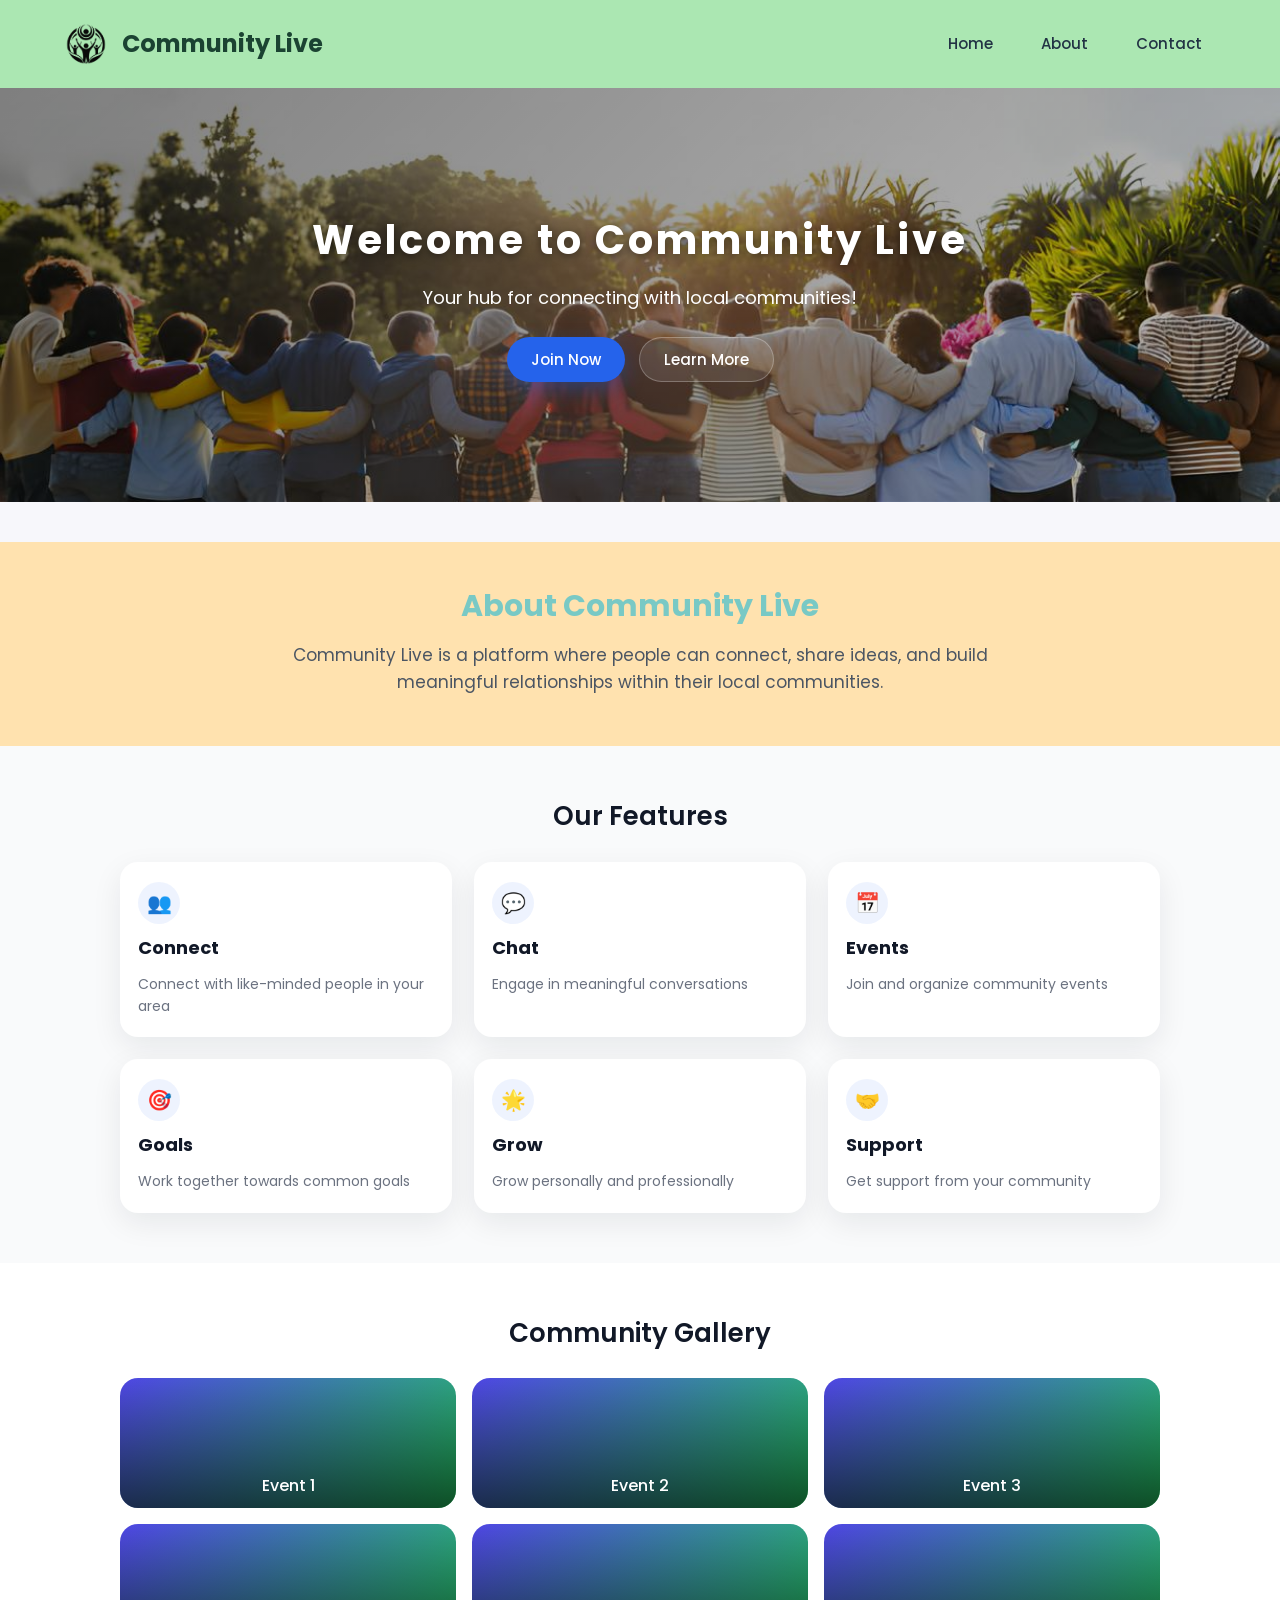
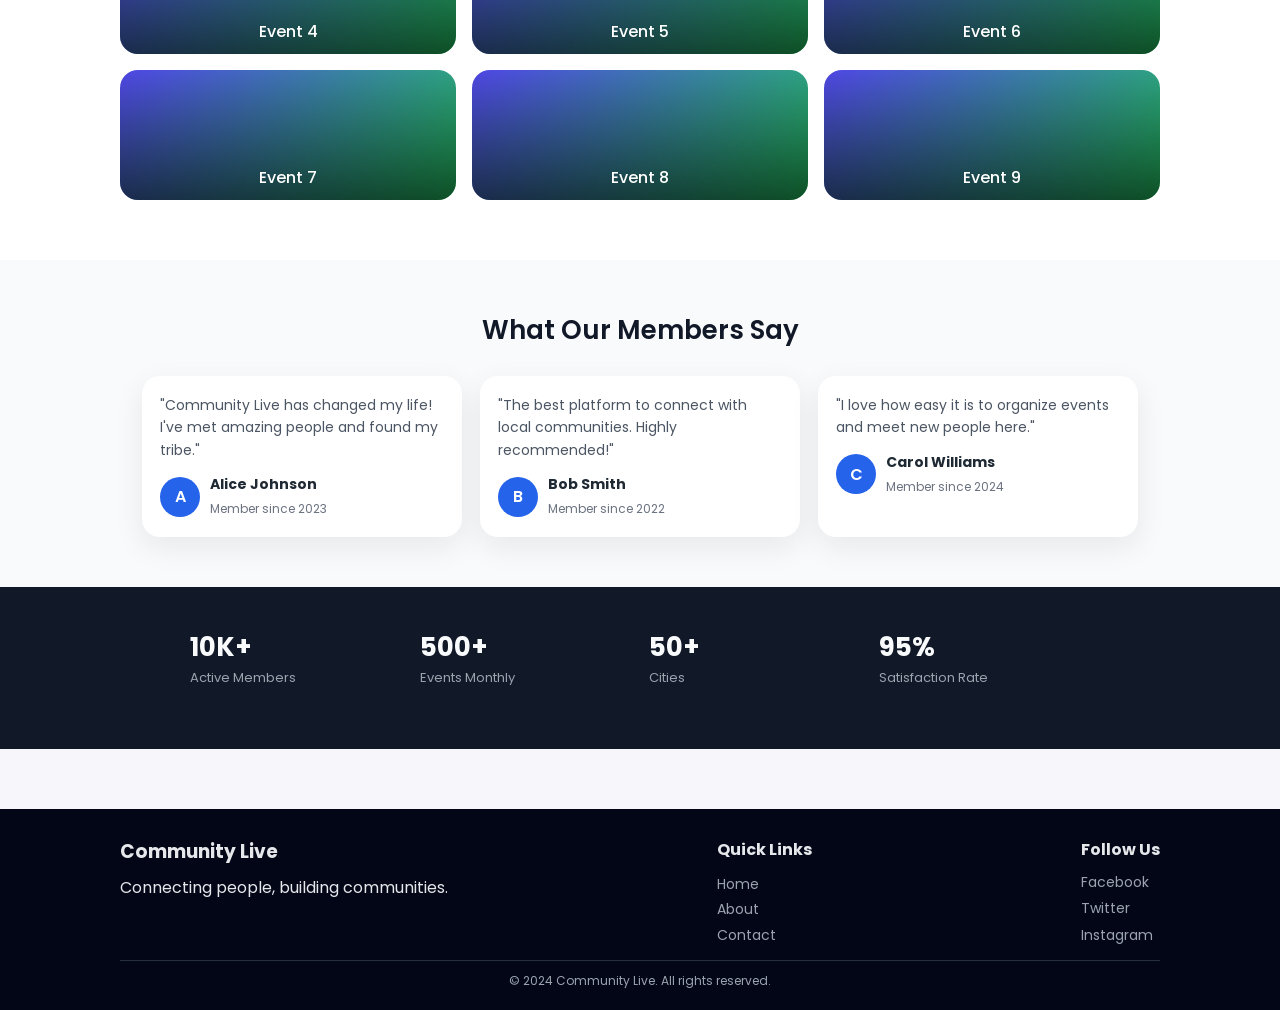
<file: index.html>
<!doctype html>
<html lang="en">
  <head>
    <meta charset="UTF-8" />
    <meta name="viewport" content="width=device-width, initial-scale=1.0" />
    <title>Community Live - Home</title>
    <link
      href="https://fonts.googleapis.com/css2?family=Poppins:wght@300;400;600;700&family=Inter:wght@400;500;600&display=swap"
      rel="stylesheet"
    />
    <link rel="stylesheet" href="styles.css">
  </head>

  <body>
    <!-- NAVBAR dengan FLEXBOX -->
    <nav class="navbar">
      <div class="logo">
        <img src="logo navbar.png" alt="Logo Web" />
        <span>Community Live</span>
      </div>
      <div class="menu">
        <a href="index.html">Home</a>
        <a href="about.html">About</a>
        <a href="contact.html">Contact</a>
      </div>
    </nav>

    <!-- HERO SECTION dengan FLEXBOX -->
    <header>
      <div class="top-wrapper">
        <h1>Welcome to Community Live</h1>
        <p>Your hub for connecting with local communities!</p>
        <div class="hero-buttons">
          <button class="btn-primary">Join Now</button>
          <button class="btn-secondary">Learn More</button>
        </div>
      </div>
    </header>

    <main>
      <!-- SECTION 1: Tentang Komunitas dengan FLEXBOX -->
      <section class="section-intro">
        <div class="huruf1">
          <h2>About Community Live</h2>
          <p>
            Community Live is a platform where people can connect, share ideas,
            and build meaningful relationships within their local communities.
          </p>
        </div>
      </section>

      <!-- SECTION 2: Fitur dengan GRID LAYOUT -->
      <section class="features-section">
        <h2 class="section-title">Our Features</h2>
        <div class="features-grid">
          <div class="feature-card">
            <div class="feature-icon">👥</div>
            <h3>Connect</h3>
            <p>Connect with like-minded people in your area</p>
          </div>
          <div class="feature-card">
            <div class="feature-icon">💬</div>
            <h3>Chat</h3>
            <p>Engage in meaningful conversations</p>
          </div>
          <div class="feature-card">
            <div class="feature-icon">📅</div>
            <h3>Events</h3>
            <p>Join and organize community events</p>
          </div>
          <div class="feature-card">
            <div class="feature-icon">🎯</div>
            <h3>Goals</h3>
            <p>Work together towards common goals</p>
          </div>
          <div class="feature-card">
            <div class="feature-icon">🌟</div>
            <h3>Grow</h3>
            <p>Grow personally and professionally</p>
          </div>
          <div class="feature-card">
            <div class="feature-icon">🤝</div>
            <h3>Support</h3>
            <p>Get support from your community</p>
          </div>
        </div>
      </section>

      <!-- SECTION 3: Gallery dengan GRID LAYOUT -->
      <section class="gallery-section">
        <h2 class="section-title">Community Gallery</h2>
        <div class="gallery-grid">
          <div class="gallery-item item1">
            <div class="gallery-overlay">
              <p>Event 1</p>
            </div>
          </div>
          <div class="gallery-item item2">
            <div class="gallery-overlay">
              <p>Event 2</p>
            </div>
          </div>
          <div class="gallery-item item3">
            <div class="gallery-overlay">
              <p>Event 3</p>
            </div>
          </div>
          <div class="gallery-item item4">
            <div class="gallery-overlay">
              <p>Event 4</p>
            </div>
          </div>
          <div class="gallery-item item5">
            <div class="gallery-overlay">
              <p>Event 5</p>
            </div>
          </div>
          <div class="gallery-item item6">
            <div class="gallery-overlay">
              <p>Event 6</p>
            </div>
          </div>
          <div class="gallery-item item7">
            <div class="gallery-overlay">
              <p>Event 7</p>
            </div>
          </div>
          <div class="gallery-item item8">
            <div class="gallery-overlay">
              <p>Event 8</p>
            </div>
          </div>
          <div class="gallery-item item9">
            <div class="gallery-overlay">
              <p>Event 9</p>
            </div>
          </div>
        </div>
      </section>

      <!-- SECTION 4: Testimonials dengan FLEXBOX -->
      <section class="testimonials-section">
        <h2 class="section-title">What Our Members Say</h2>
        <div class="testimonials-container">
          <div class="testimonial-card">
            <div class="testimonial-content">
              <p>"Community Live has changed my life! I've met amazing people and found my tribe."</p>
            </div>
            <div class="testimonial-author">
              <div class="author-avatar">A</div>
              <div class="author-info">
                <h4>Alice Johnson</h4>
                <span>Member since 2023</span>
              </div>
            </div>
          </div>
          <div class="testimonial-card">
            <div class="testimonial-content">
              <p>"The best platform to connect with local communities. Highly recommended!"</p>
            </div>
            <div class="testimonial-author">
              <div class="author-avatar">B</div>
              <div class="author-info">
                <h4>Bob Smith</h4>
                <span>Member since 2022</span>
              </div>
            </div>
          </div>
          <div class="testimonial-card">
            <div class="testimonial-content">
              <p>"I love how easy it is to organize events and meet new people here."</p>
            </div>
            <div class="testimonial-author">
              <div class="author-avatar">C</div>
              <div class="author-info">
                <h4>Carol Williams</h4>
                <span>Member since 2024</span>
              </div>
            </div>
          </div>
        </div>
      </section>

      <!-- SECTION 5: Stats dengan FLEXBOX -->
      <section class="stats-section">
        <div class="stats-container">
          <div class="stat-item">
            <div class="stat-number">10K+</div>
            <div class="stat-label">Active Members</div>
          </div>
          <div class="stat-item">
            <div class="stat-number">500+</div>
            <div class="stat-label">Events Monthly</div>
          </div>
          <div class="stat-item">
            <div class="stat-number">50+</div>
            <div class="stat-label">Cities</div>
          </div>
          <div class="stat-item">
            <div class="stat-number">95%</div>
            <div class="stat-label">Satisfaction Rate</div>
          </div>
        </div>
      </section>
    </main>

    <!-- FOOTER dengan FLEXBOX -->
    <footer class="footer">
      <div class="footer-content">
        <div class="footer-section">
          <h3>Community Live</h3>
          <p>Connecting people, building communities.</p>
        </div>
        <div class="footer-section">
          <h4>Quick Links</h4>
          <ul>
            <li><a href="index.html">Home</a></li>
            <li><a href="about.html">About</a></li>
            <li><a href="contact.html">Contact</a></li>
          </ul>
        </div>
        <div class="footer-section">
          <h4>Follow Us</h4>
          <div class="social-links">
            <a href="#">Facebook</a>
            <a href="#">Twitter</a>
            <a href="#">Instagram</a>
          </div>
        </div>
      </div>
      <div class="footer-bottom">
        <p>&copy; 2024 Community Live. All rights reserved.</p>
      </div>
    </footer>
  </body>
</html>
</file>
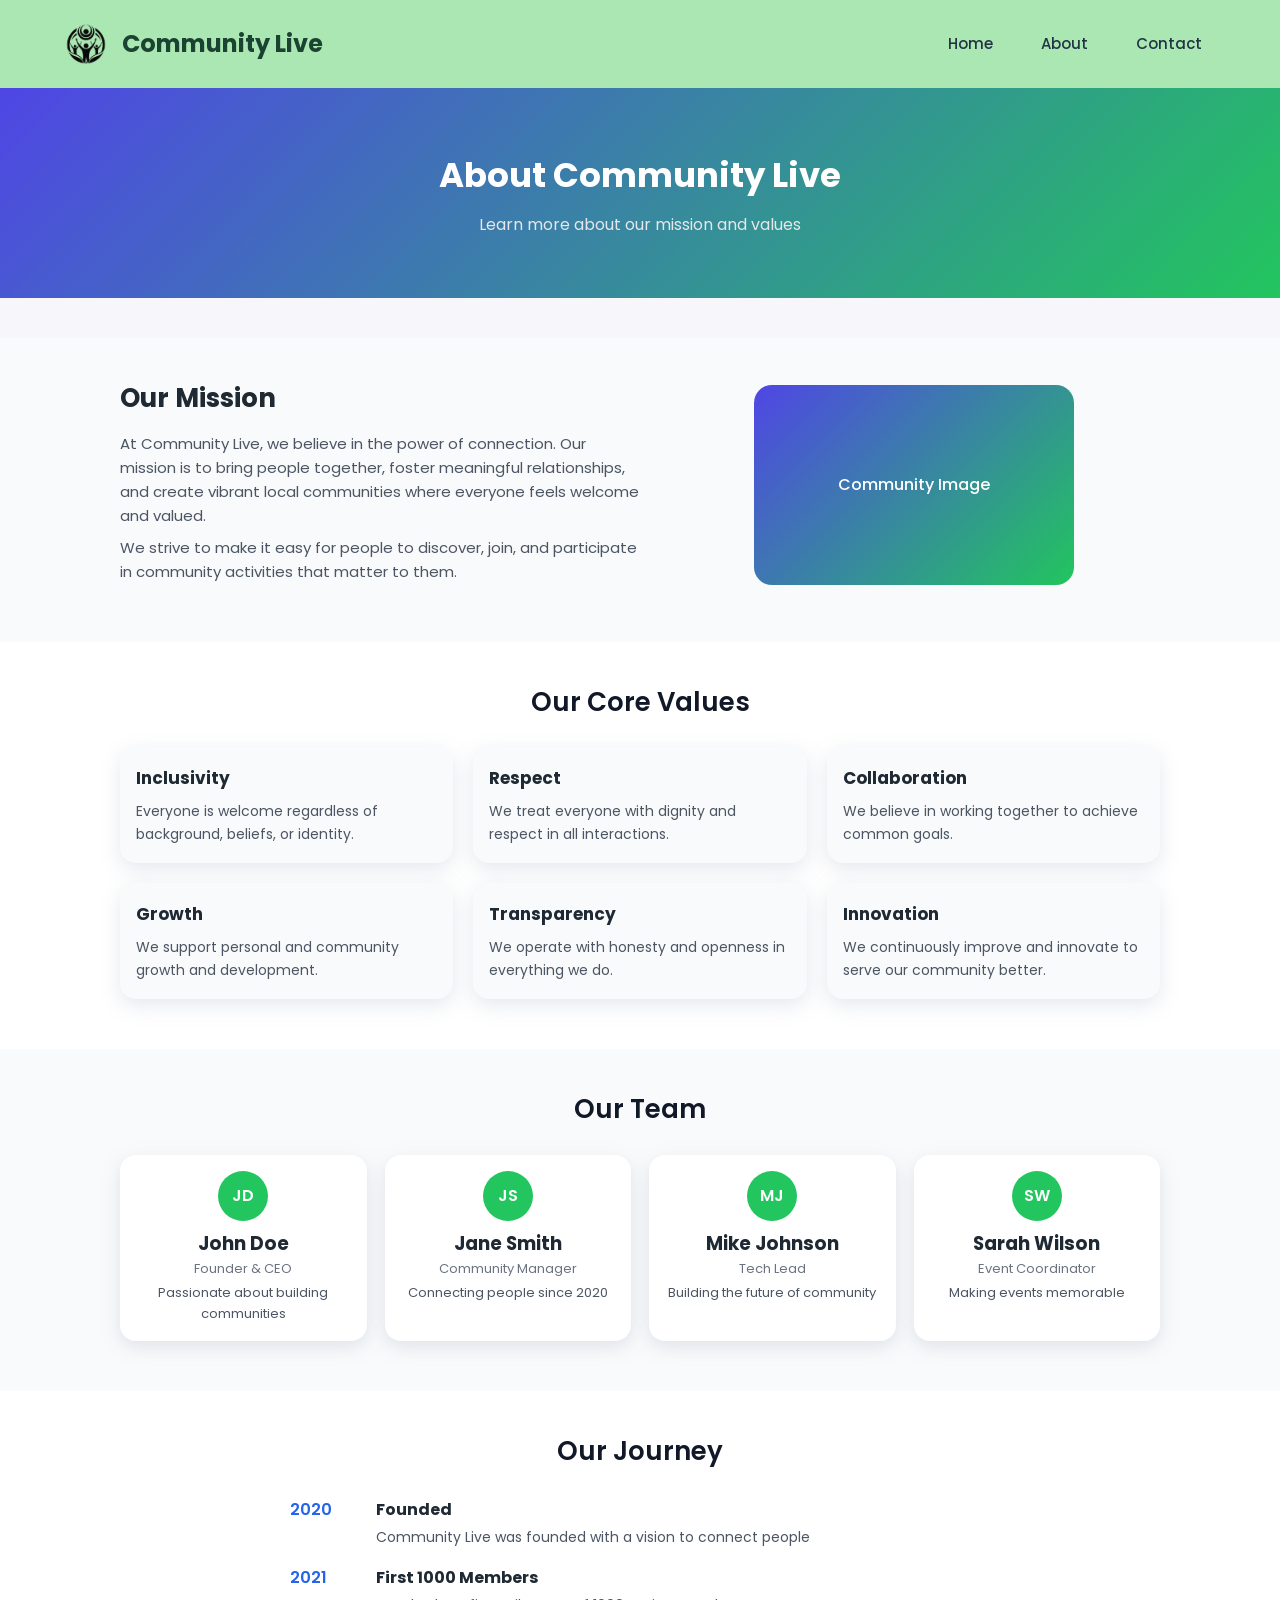
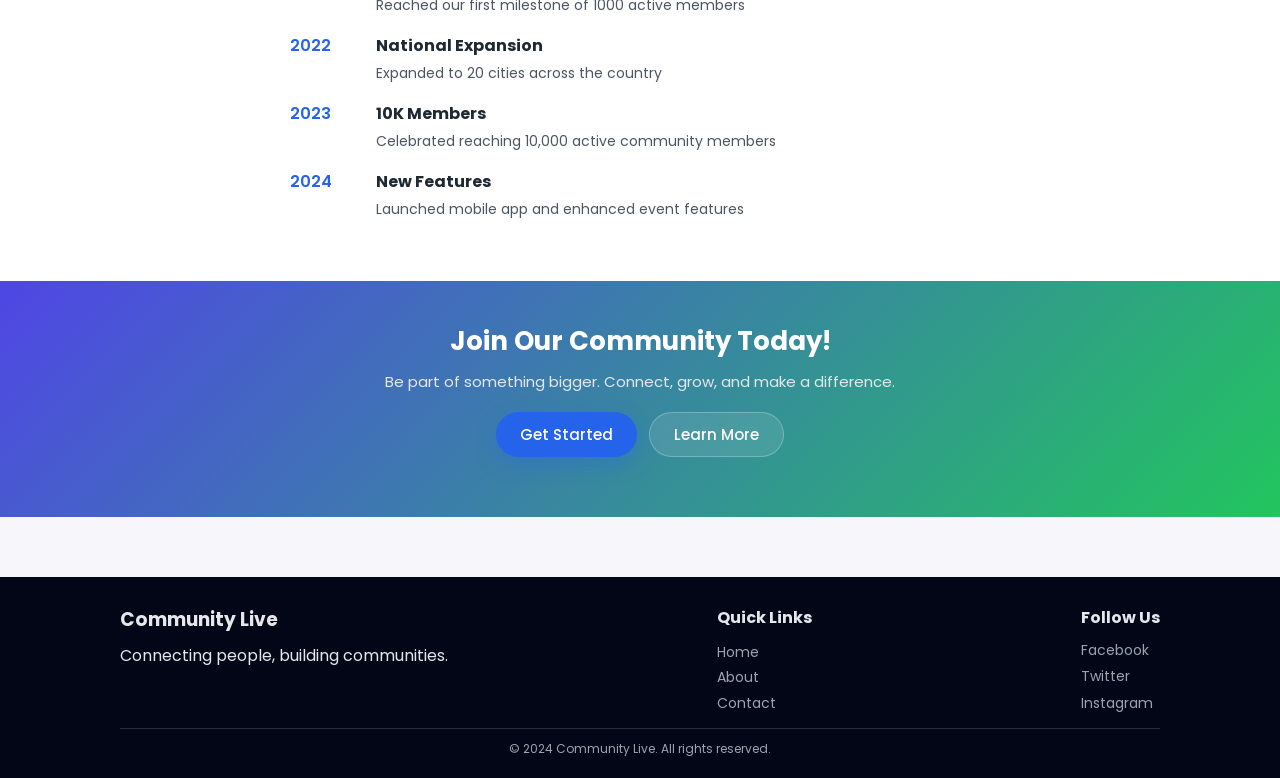
<file: about.html>
<!DOCTYPE html>
<html lang="en">
<head>
    <meta charset="UTF-8">
    <meta name="viewport" content="width=device-width, initial-scale=1.0">
    <title>About Us - Community Live</title>
    <link
      href="https://fonts.googleapis.com/css2?family=Poppins:wght@300;400;600;700&family=Inter:wght@400;500;600&display=swap"
      rel="stylesheet"
    />
    <link rel="stylesheet" href="styles.css">
</head>
<body>
    <!-- NAVBAR dengan FLEXBOX -->
    <nav class="navbar">
      <div class="logo">
        <img src="logo navbar.png" alt="Logo Web" />
        <span>Community Live</span>
      </div>
      <div class="menu">
        <a href="index.html">Home</a>
        <a href="about.html">About</a>
        <a href="contact.html">Contact</a>
      </div>
    </nav>

    <!-- HERO dengan FLEXBOX -->
    <header class="page-header">
      <div class="page-hero">
        <h1>About Community Live</h1>
        <p>Learn more about our mission and values</p>
      </div>
    </header>

    <main>
      <!-- SECTION 1: Mission dengan FLEXBOX -->
      <section class="about-section">
        <div class="about-content">
          <div class="about-text">
            <h2>Our Mission</h2>
            <p>At Community Live, we believe in the power of connection. Our mission is to bring people together, foster meaningful relationships, and create vibrant local communities where everyone feels welcome and valued.</p>
            <p>We strive to make it easy for people to discover, join, and participate in community activities that matter to them.</p>
          </div>
          <div class="about-image">
            <div class="image-placeholder">
              <p>Community Image</p>
            </div>
          </div>
        </div>
      </section>

      <!-- SECTION 2: Values dengan GRID -->
      <section class="values-section">
        <h2 class="section-title">Our Core Values</h2>
        <div class="values-grid">
          <div class="value-card">
            <h3>Inclusivity</h3>
            <p>Everyone is welcome regardless of background, beliefs, or identity.</p>
          </div>
          <div class="value-card">
            <h3>Respect</h3>
            <p>We treat everyone with dignity and respect in all interactions.</p>
          </div>
          <div class="value-card">
            <h3>Collaboration</h3>
            <p>We believe in working together to achieve common goals.</p>
          </div>
          <div class="value-card">
            <h3>Growth</h3>
            <p>We support personal and community growth and development.</p>
          </div>
          <div class="value-card">
            <h3>Transparency</h3>
            <p>We operate with honesty and openness in everything we do.</p>
          </div>
          <div class="value-card">
            <h3>Innovation</h3>
            <p>We continuously improve and innovate to serve our community better.</p>
          </div>
        </div>
      </section>

      <!-- SECTION 3: Team dengan GRID -->
      <section class="team-section">
        <h2 class="section-title">Our Team</h2>
        <div class="team-grid">
          <div class="team-member">
            <div class="member-avatar">JD</div>
            <h3>John Doe</h3>
            <p class="member-role">Founder & CEO</p>
            <p class="member-bio">Passionate about building communities</p>
          </div>
          <div class="team-member">
            <div class="member-avatar">JS</div>
            <h3>Jane Smith</h3>
            <p class="member-role">Community Manager</p>
            <p class="member-bio">Connecting people since 2020</p>
          </div>
          <div class="team-member">
            <div class="member-avatar">MJ</div>
            <h3>Mike Johnson</h3>
            <p class="member-role">Tech Lead</p>
            <p class="member-bio">Building the future of community</p>
          </div>
          <div class="team-member">
            <div class="member-avatar">SW</div>
            <h3>Sarah Wilson</h3>
            <p class="member-role">Event Coordinator</p>
            <p class="member-bio">Making events memorable</p>
          </div>
        </div>
      </section>

      <!-- SECTION 4: Timeline dengan FLEXBOX -->
      <section class="timeline-section">
        <h2 class="section-title">Our Journey</h2>
        <div class="timeline-container">
          <div class="timeline-item">
            <div class="timeline-year">2020</div>
            <div class="timeline-content">
              <h3>Founded</h3>
              <p>Community Live was founded with a vision to connect people</p>
            </div>
          </div>
          <div class="timeline-item">
            <div class="timeline-year">2021</div>
            <div class="timeline-content">
              <h3>First 1000 Members</h3>
              <p>Reached our first milestone of 1000 active members</p>
            </div>
          </div>
          <div class="timeline-item">
            <div class="timeline-year">2022</div>
            <div class="timeline-content">
              <h3>National Expansion</h3>
              <p>Expanded to 20 cities across the country</p>
            </div>
          </div>
          <div class="timeline-item">
            <div class="timeline-year">2023</div>
            <div class="timeline-content">
              <h3>10K Members</h3>
              <p>Celebrated reaching 10,000 active community members</p>
            </div>
          </div>
          <div class="timeline-item">
            <div class="timeline-year">2024</div>
            <div class="timeline-content">
              <h3>New Features</h3>
              <p>Launched mobile app and enhanced event features</p>
            </div>
          </div>
        </div>
      </section>

      <!-- SECTION 5: CTA dengan FLEXBOX -->
      <section class="cta-section">
        <div class="cta-content">
          <h2>Join Our Community Today!</h2>
          <p>Be part of something bigger. Connect, grow, and make a difference.</p>
          <div class="cta-buttons">
            <button class="btn-primary">Get Started</button>
            <button class="btn-secondary">Learn More</button>
          </div>
        </div>
      </section>
    </main>

    <!-- FOOTER dengan FLEXBOX -->
    <footer class="footer">
      <div class="footer-content">
        <div class="footer-section">
          <h3>Community Live</h3>
          <p>Connecting people, building communities.</p>
        </div>
        <div class="footer-section">
          <h4>Quick Links</h4>
          <ul>
            <li><a href="index.html">Home</a></li>
            <li><a href="about.html">About</a></li>
            <li><a href="contact.html">Contact</a></li>
          </ul>
        </div>
        <div class="footer-section">
          <h4>Follow Us</h4>
          <div class="social-links">
            <a href="#">Facebook</a>
            <a href="#">Twitter</a>
            <a href="#">Instagram</a>
          </div>
        </div>
      </div>
      <div class="footer-bottom">
        <p>&copy; 2024 Community Live. All rights reserved.</p>
      </div>
    </footer>
</body>
</html>
</file>
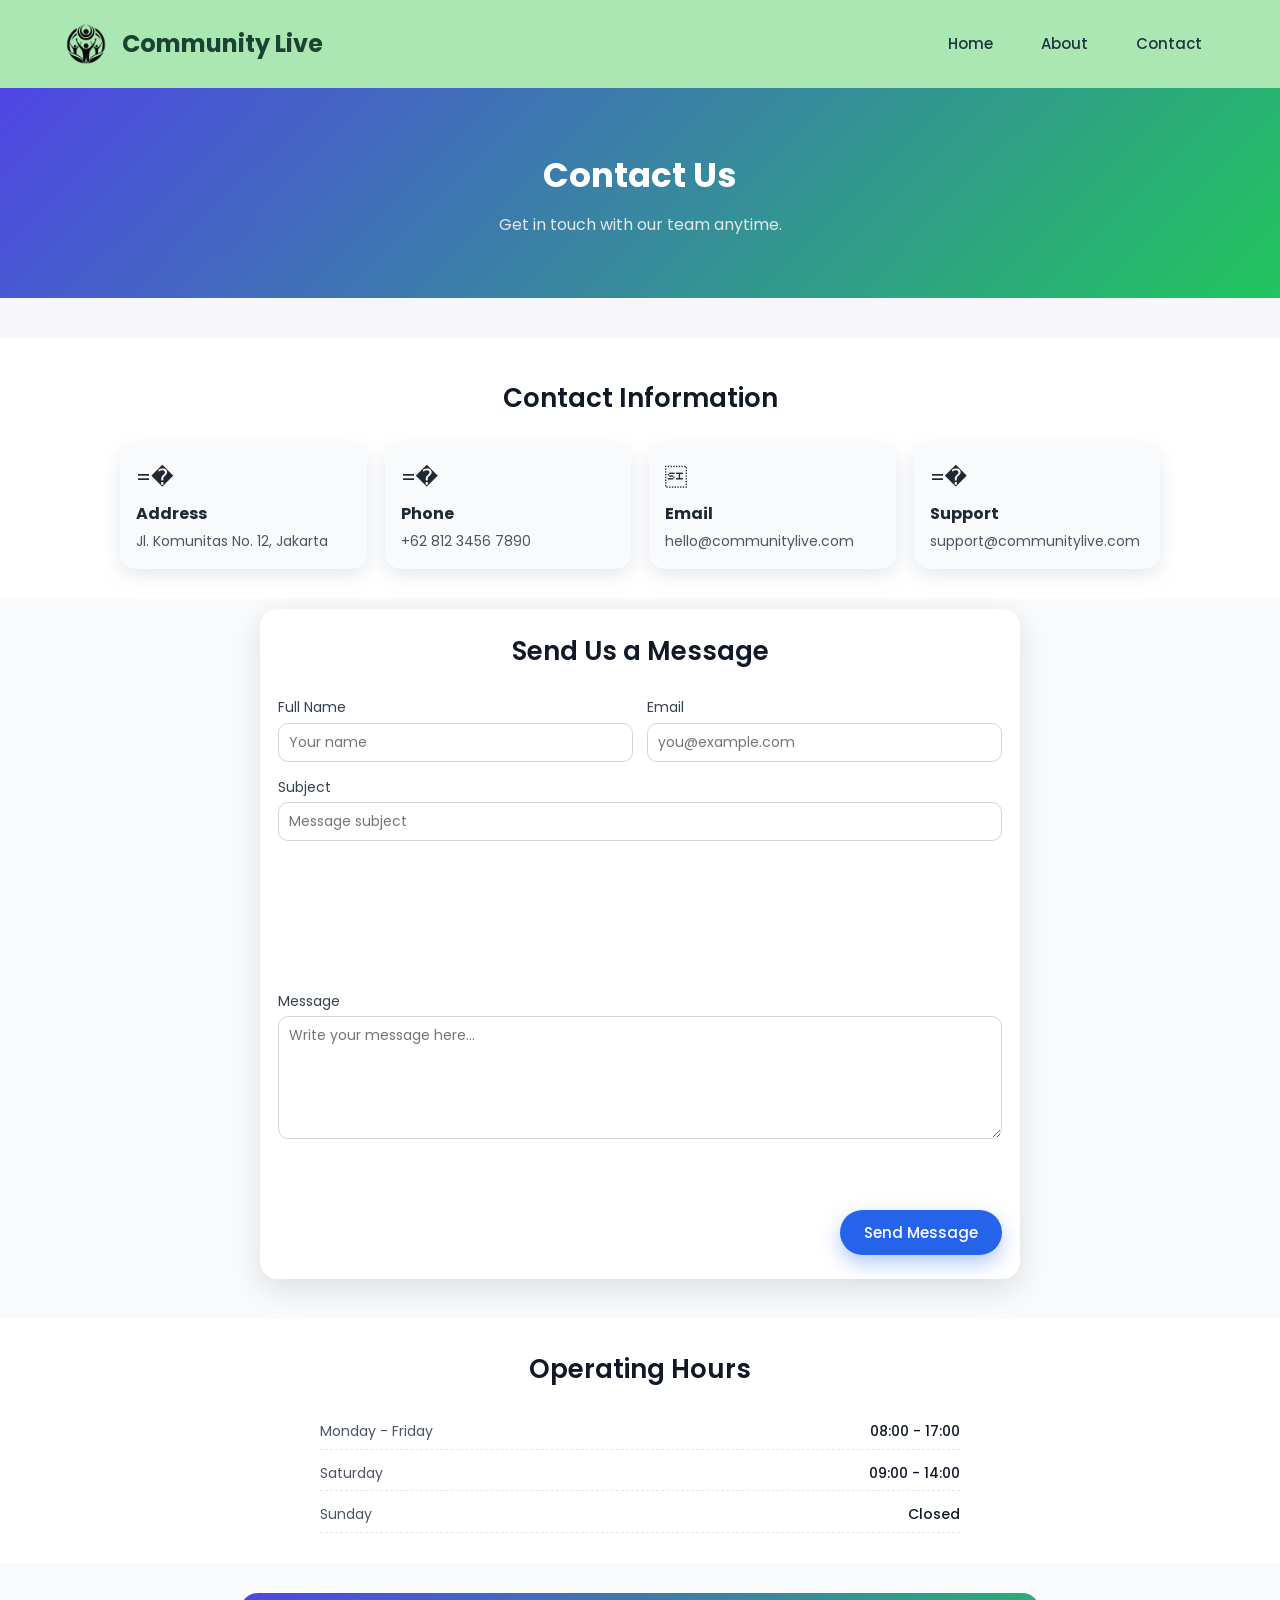
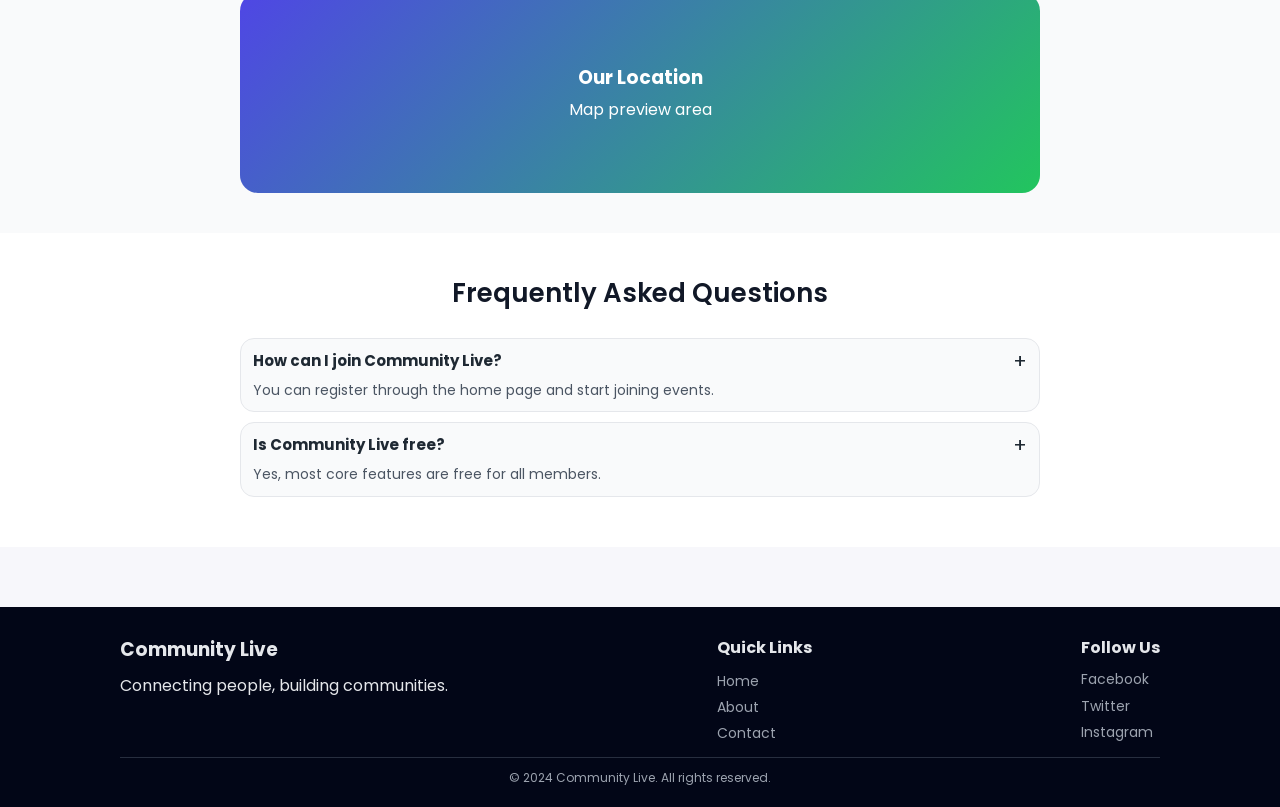
<file: contact.html>
<!doctype html>
<html lang="en">
  <head>
    <meta charset="UTF-8" />
    <meta name="viewport" content="width=device-width, initial-scale=1.0" />
    <title>Contact - Community Live</title>
    <link
      href="https://fonts.googleapis.com/css2?family=Poppins:wght@300;400;600;700&family=Inter:wght@400;500;600&display=swap"
      rel="stylesheet"
    />
    <link rel="stylesheet" href="styles.css" />
  </head>
  <body>
    <nav class="navbar">
      <div class="logo">
        <img src="logo navbar.png" alt="Logo Web" />
        <span>Community Live</span>
      </div>
      <div class="menu">
        <a href="index.html">Home</a>
        <a href="about.html">About</a>
        <a href="contact.html">Contact</a>
      </div>
    </nav>

    <header class="page-header">
      <div class="page-hero">
        <h1>Contact Us</h1>
        <p>Get in touch with our team anytime.</p>
      </div>
    </header>

    <main>
      <section class="contact-info-section">
        <h2 class="section-title">Contact Information</h2>
        <div class="contact-info-grid">
          <div class="contact-card">
            <div class="contact-icon">=�</div>
            <h3>Address</h3>
            <p>Jl. Komunitas No. 12, Jakarta</p>
          </div>
          <div class="contact-card">
            <div class="contact-icon">=�</div>
            <h3>Phone</h3>
            <p>+62 812 3456 7890</p>
          </div>
          <div class="contact-card">
            <div class="contact-icon">	</div>
            <h3>Email</h3>
            <p>hello@communitylive.com</p>
          </div>
          <div class="contact-card">
            <div class="contact-icon">=�</div>
            <h3>Support</h3>
            <p>support@communitylive.com</p>
          </div>
        </div>
      </section>

      <section class="contact-form-section">
        <div class="form-container">
          <h2 class="section-title">Send Us a Message</h2>
          <form class="contact-form">
            <div class="form-row">
              <div class="form-group">
                <label for="name">Full Name</label>
                <input id="name" type="text" placeholder="Your name" />
              </div>
              <div class="form-group">
                <label for="email">Email</label>
                <input id="email" type="email" placeholder="you@example.com" />
              </div>
            </div>

            <div class="form-group">
              <label for="subject">Subject</label>
              <input id="subject" type="text" placeholder="Message subject" />
            </div>

            <div class="form-group">
              <label for="message">Message</label>
              <textarea
                id="message"
                rows="5"
                placeholder="Write your message here..."
              ></textarea>
            </div>

            <div class="form-actions">
              <button type="reset" class="btn-secondary">Reset</button>
              <button type="submit" class="btn-primary">Send Message</button>
            </div>
          </form>
        </div>
      </section>

      <section class="hours-section">
        <div class="hours-container">
          <h2 class="section-title">Operating Hours</h2>
          <div class="hours-list">
            <div class="hours-item">
              <span class="day">Monday - Friday</span>
              <span class="time">08:00 - 17:00</span>
            </div>
            <div class="hours-item">
              <span class="day">Saturday</span>
              <span class="time">09:00 - 14:00</span>
            </div>
            <div class="hours-item">
              <span class="day">Sunday</span>
              <span class="time">Closed</span>
            </div>
          </div>
        </div>
      </section>

      <section class="map-section">
        <div class="map-container">
          <div class="map-placeholder">
            <h3>Our Location</h3>
            <p>Map preview area</p>
          </div>
        </div>
      </section>

      <section class="faq-section">
        <h2 class="section-title">Frequently Asked Questions</h2>
        <div class="faq-container">
          <div class="faq-item">
            <div class="faq-question">
              <h3>How can I join Community Live?</h3>
              <span class="faq-toggle">+</span>
            </div>
            <p class="faq-answer">
              You can register through the home page and start joining events.
            </p>
          </div>
          <div class="faq-item">
            <div class="faq-question">
              <h3>Is Community Live free?</h3>
              <span class="faq-toggle">+</span>
            </div>
            <p class="faq-answer">
              Yes, most core features are free for all members.
            </p>
          </div>
        </div>
      </section>
    </main>

    <footer class="footer">
      <div class="footer-content">
        <div class="footer-section">
          <h3>Community Live</h3>
          <p>Connecting people, building communities.</p>
        </div>
        <div class="footer-section">
          <h4>Quick Links</h4>
          <ul>
            <li><a href="index.html">Home</a></li>
            <li><a href="about.html">About</a></li>
            <li><a href="contact.html">Contact</a></li>
          </ul>
        </div>
        <div class="footer-section">
          <h4>Follow Us</h4>
          <div class="social-links">
            <a href="#">Facebook</a>
            <a href="#">Twitter</a>
            <a href="#">Instagram</a>
          </div>
        </div>
      </div>
      <div class="footer-bottom">
        <p>&copy; 2024 Community Live. All rights reserved.</p>
      </div>
    </footer>
  </body>
</html>
</file>
<file: styles.css>
/* RESET & GLOBAL */
* {
  margin: 0;
  padding: 0;
  box-sizing: border-box;
}

body {
  font-family: "Poppins", "Inter", system-ui, -apple-system, BlinkMacSystemFont,
    "Segoe UI", sans-serif;
  background-color: #f7f7fb;
  color: #1f2933;
  line-height: 1.6;
}

img {
  max-width: 100%;
  display: block;
}

a {
  text-decoration: none;
  color: inherit;
}

button {
  border: none;
  cursor: pointer;
  font-family: inherit;
}

main {
  padding: 40px 0 60px;
}

/* NAVBAR (FLEXBOX) */
.navbar {
  background-color: rgb(171, 231, 178);
  display: flex;
  justify-content: space-between;
  align-items: center;
  padding: 18px 60px;
  min-height: 64px;
  box-shadow: 0 2px 10px rgba(0, 0, 0, 0.04);
}

.logo {
  display: flex;
  align-items: center;
  gap: 10px;
}

.logo img {
  height: 52px;
}

.logo span {
  font-size: 24px;
  font-weight: 700;
  color: #1b4332;
}

.menu {
  display: flex;
  align-items: center;
  gap: 12px;
}

.menu a {
  color: #234;
  padding: 10px 18px;
  border-radius: 999px;
  font-size: 15px;
  font-weight: 500;
  transition: background-color 0.2s ease, color 0.2s ease, transform 0.1s ease;
}

.menu a:hover {
  background-color: rgb(170, 196, 245);
  color: #111827;
  transform: translateY(-1px);
}

/* HERO HOME (FLEXBOX + BACKGROUND) */
.top-wrapper {
  min-height: 380px;
  padding: 120px 24px;
  background-image: linear-gradient(
      135deg,
      rgba(0, 0, 0, 0.5),
      rgba(0, 0, 0, 0.25)
    ),
    url("komunitas.jpg");
  background-size: cover;
  background-position: center;
  display: flex;
  flex-direction: column;
  align-items: center;
  justify-content: center;
  text-align: center;
  color: #ffffff;
}

.top-wrapper h1 {
  font-size: 40px;
  letter-spacing: 3px;
  margin-bottom: 12px;
  text-shadow: 0 2px 10px rgba(0, 0, 0, 0.5);
}

.top-wrapper p {
  font-size: 18px;
  max-width: 520px;
  font-weight: 400;
}

.hero-buttons {
  margin-top: 24px;
  display: flex;
  gap: 14px;
  flex-wrap: wrap;
  justify-content: center;
}

.btn-primary,
.btn-secondary {
  padding: 10px 24px;
  border-radius: 999px;
  font-size: 15px;
  font-weight: 500;
  transition: transform 0.1s ease, box-shadow 0.15s ease,
    background-color 0.15s ease, color 0.15s ease;
}

.btn-primary {
  background: #2563eb;
  color: #ffffff;
  box-shadow: 0 8px 20px rgba(37, 99, 235, 0.35);
}

.btn-primary:hover {
  background: #1d4ed8;
  transform: translateY(-1px);
  box-shadow: 0 10px 24px rgba(37, 99, 235, 0.45);
}

.btn-secondary {
  background: rgba(255, 255, 255, 0.1);
  color: #ffffff;
  border: 1px solid rgba(255, 255, 255, 0.25);
}

.btn-secondary:hover {
  background: rgba(255, 255, 255, 0.18);
  transform: translateY(-1px);
}

/* SECTION INTRO */
.section-intro {
  background-color: rgb(255, 226, 175);
  padding: 40px 16px 50px;
}

.huruf1 {
  max-width: 780px;
  margin: 0 auto;
  text-align: center;
}

.huruf1 h2 {
  font-size: 30px;
  color: rgb(121, 201, 197);
  font-weight: 700;
  margin-bottom: 12px;
}

.huruf1 p {
  font-size: 17px;
  color: #4b5563;
}

/* SECTION TITLE (UMUM) */
.section-title {
  font-size: 26px;
  font-weight: 600;
  text-align: center;
  margin-bottom: 24px;
  color: #111827;
}

/* FEATURES (GRID) */
.features-section {
  padding: 50px 16px;
  background: #f9fafb;
}

.features-grid {
  display: grid;
  grid-template-columns: repeat(3, minmax(0, 1fr));
  gap: 22px;
  max-width: 1040px;
  margin: 0 auto;
}

.feature-card {
  background: #ffffff;
  border-radius: 18px;
  padding: 20px 18px;
  box-shadow: 0 10px 30px rgba(15, 23, 42, 0.08);
  display: flex;
  flex-direction: column;
  gap: 10px;
}

.feature-icon {
  width: 42px;
  height: 42px;
  border-radius: 999px;
  background: rgba(37, 99, 235, 0.08);
  display: flex;
  align-items: center;
  justify-content: center;
  font-size: 20px;
}

.feature-card h3 {
  font-size: 18px;
  color: #111827;
}

.feature-card p {
  font-size: 14px;
  color: #6b7280;
}

/* GALLERY (GRID) */
.gallery-section {
  padding: 50px 16px 60px;
  background: #ffffff;
}

.gallery-grid {
  display: grid;
  grid-template-columns: repeat(3, minmax(0, 1fr));
  gap: 16px;
  max-width: 1040px;
  margin: 0 auto;
}

.gallery-item {
  position: relative;
  border-radius: 18px;
  overflow: hidden;
  min-height: 130px;
  background-image: linear-gradient(135deg, #4f46e5, #22c55e);
}

.gallery-overlay {
  position: absolute;
  inset: 0;
  background: linear-gradient(to top, rgba(0, 0, 0, 0.6), transparent);
  display: flex;
  align-items: flex-end;
  justify-content: center;
  padding: 10px;
}

.gallery-overlay p {
  color: #ffffff;
  font-weight: 500;
}

/* TESTIMONIALS (FLEX CONTAINER) */
.testimonials-section {
  padding: 50px 16px;
  background: #f9fafb;
}

.testimonials-container {
  display: flex;
  gap: 18px;
  flex-wrap: wrap;
  justify-content: center;
  max-width: 1040px;
  margin: 0 auto;
}

.testimonial-card {
  background: #ffffff;
  border-radius: 18px;
  padding: 18px 18px 16px;
  box-shadow: 0 10px 30px rgba(15, 23, 42, 0.08);
  flex: 1 1 260px;
  max-width: 320px;
  display: flex;
  flex-direction: column;
  gap: 12px;
}

.testimonial-content p {
  font-size: 14px;
  color: #4b5563;
}

.testimonial-author {
  display: flex;
  align-items: center;
  gap: 10px;
}

.author-avatar {
  width: 40px;
  height: 40px;
  border-radius: 999px;
  background: #2563eb;
  color: #ffffff;
  display: flex;
  align-items: center;
  justify-content: center;
  font-weight: 600;
}

.author-info h4 {
  font-size: 14px;
}

.author-info span {
  font-size: 12px;
  color: #6b7280;
}

/* STATS (FLEX) */
.stats-section {
  padding: 40px 16px 60px;
  background: #111827;
  color: #f9fafb;
}

.stats-container {
  max-width: 900px;
  margin: 0 auto;
  display: flex;
  justify-content: space-between;
  gap: 18px;
  flex-wrap: wrap;
}

.stat-item {
  flex: 1 1 150px;
  min-width: 130px;
}

.stat-number {
  font-size: 26px;
  font-weight: 700;
}

.stat-label {
  font-size: 13px;
  color: #9ca3af;
}

/* FOOTER (FLEX) */
.footer {
  background: #020617;
  color: #e5e7eb;
  padding: 28px 20px 20px;
}

.footer-content {
  max-width: 1040px;
  margin: 0 auto;
  display: flex;
  justify-content: space-between;
  gap: 24px;
  flex-wrap: wrap;
}

.footer-section h3,
.footer-section h4 {
  margin-bottom: 8px;
}

.footer-section ul {
  list-style: none;
}

.footer-section li a {
  font-size: 14px;
  color: #9ca3af;
}

.footer-section li a:hover {
  color: #ffffff;
}

.social-links {
  display: flex;
  flex-direction: column;
  gap: 4px;
}

.social-links a {
  font-size: 14px;
  color: #9ca3af;
}

.social-links a:hover {
  color: #ffffff;
}

.footer-bottom {
  max-width: 1040px;
  margin: 12px auto 0;
  border-top: 1px solid rgba(148, 163, 184, 0.25);
  padding-top: 10px;
  font-size: 12px;
  text-align: center;
  color: #9ca3af;
}

/* ABOUT PAGE (FLEX + GRID) */
.page-header {
  background: linear-gradient(135deg, #4f46e5, #22c55e);
  color: #ffffff;
}

.page-hero {
  max-width: 900px;
  margin: 0 auto;
  padding: 60px 16px;
  text-align: center;
}

.page-hero h1 {
  font-size: 34px;
  margin-bottom: 10px;
}

.page-hero p {
  font-size: 16px;
  color: #e5e7eb;
}

.about-section {
  padding: 40px 16px 50px;
  background: #f9fafb;
}

.about-content {
  max-width: 1040px;
  margin: 0 auto;
  display: flex;
  gap: 26px;
  align-items: center;
  flex-wrap: wrap;
}

.about-text {
  flex: 1 1 260px;
}

.about-text h2 {
  font-size: 26px;
  margin-bottom: 12px;
}

.about-text p {
  font-size: 15px;
  color: #4b5563;
  margin-bottom: 8px;
}

.about-image {
  flex: 1 1 230px;
  display: flex;
  justify-content: center;
}

.image-placeholder {
  width: 100%;
  max-width: 320px;
  height: 200px;
  border-radius: 18px;
  background: linear-gradient(135deg, #4f46e5, #22c55e);
  display: flex;
  align-items: center;
  justify-content: center;
  color: #ffffff;
  font-weight: 500;
}

/* VALUES (GRID) */
.values-section {
  padding: 40px 16px 50px;
  background: #ffffff;
}

.values-grid {
  max-width: 1040px;
  margin: 0 auto;
  display: grid;
  grid-template-columns: repeat(3, minmax(0, 1fr));
  gap: 20px;
}

.value-card {
  background: #f9fafb;
  border-radius: 16px;
  padding: 18px 16px;
  box-shadow: 0 6px 20px rgba(148, 163, 184, 0.25);
}

.value-card h3 {
  font-size: 17px;
  margin-bottom: 8px;
}

.value-card p {
  font-size: 14px;
  color: #4b5563;
}

/* TEAM (GRID) */
.team-section {
  padding: 40px 16px 50px;
  background: #f9fafb;
}

.team-grid {
  max-width: 1040px;
  margin: 0 auto;
  display: grid;
  grid-template-columns: repeat(4, minmax(0, 1fr));
  gap: 18px;
}

.team-member {
  background: #ffffff;
  border-radius: 16px;
  padding: 16px 14px;
  text-align: center;
  box-shadow: 0 6px 18px rgba(148, 163, 184, 0.25);
}

.member-avatar {
  width: 50px;
  height: 50px;
  border-radius: 999px;
  margin: 0 auto 8px;
  background: #22c55e;
  color: #ffffff;
  display: flex;
  align-items: center;
  justify-content: center;
  font-weight: 600;
}

.member-role {
  font-size: 13px;
  color: #6b7280;
}

.member-bio {
  font-size: 13px;
  color: #4b5563;
  margin-top: 4px;
}

/* TIMELINE (FLEX COLUMN) */
.timeline-section {
  padding: 40px 16px 60px;
  background: #ffffff;
}

.timeline-container {
  max-width: 700px;
  margin: 0 auto;
  display: flex;
  flex-direction: column;
  gap: 16px;
}

.timeline-item {
  display: flex;
  gap: 16px;
}

.timeline-year {
  min-width: 70px;
  font-weight: 600;
  color: #2563eb;
}

.timeline-content h3 {
  font-size: 16px;
  margin-bottom: 4px;
}

.timeline-content p {
  font-size: 14px;
  color: #4b5563;
}

/* CTA SECTION (FLEX) */
.cta-section {
  padding: 40px 16px 60px;
  background: linear-gradient(135deg, #4f46e5, #22c55e);
  color: #ffffff;
}

.cta-content {
  max-width: 720px;
  margin: 0 auto;
  text-align: center;
}

.cta-content h2 {
  font-size: 26px;
  margin-bottom: 8px;
}

.cta-content p {
  font-size: 15px;
  color: #e5e7eb;
  margin-bottom: 18px;
}

.cta-buttons {
  display: flex;
  justify-content: center;
  gap: 12px;
}

/* CONTACT PAGE (GRID + FLEX) */
.contact-info-section {
  padding: 40px 16px 30px;
  background: #ffffff;
}

.contact-info-grid {
  max-width: 1040px;
  margin: 0 auto;
  display: grid;
  grid-template-columns: repeat(4, minmax(0, 1fr));
  gap: 18px;
}

.contact-card {
  background: #f9fafb;
  border-radius: 16px;
  padding: 16px;
  box-shadow: 0 6px 18px rgba(148, 163, 184, 0.25);
}

.contact-icon {
  font-size: 22px;
  margin-bottom: 6px;
}

.contact-card h3 {
  font-size: 16px;
  margin-bottom: 4px;
}

.contact-card p {
  font-size: 14px;
  color: #4b5563;
}

/* CONTACT FORM (FLEX) */
.contact-form-section {
  padding: 10px 16px 40px;
  background: #f9fafb;
}

.form-container {
  max-width: 760px;
  margin: 0 auto;
  background: #ffffff;
  border-radius: 18px;
  padding: 22px 18px 24px;
  box-shadow: 0 10px 30px rgba(15, 23, 42, 0.12);
}

.contact-form {
  display: flex;
  flex-direction: column;
  gap: 14px;
}

.form-row {
  display: flex;
  gap: 14px;
  flex-wrap: wrap;
}

.form-group {
  flex: 1 1 200px;
  display: flex;
  flex-direction: column;
  gap: 4px;
}

.form-group label {
  font-size: 14px;
  color: #374151;
}

.form-group input,
.form-group textarea {
  border-radius: 10px;
  border: 1px solid #d1d5db;
  padding: 8px 10px;
  font-size: 14px;
  font-family: inherit;
}

.form-group input:focus,
.form-group textarea:focus {
  outline: none;
  border-color: #2563eb;
  box-shadow: 0 0 0 1px rgba(37, 99, 235, 0.35);
}

.form-actions {
  display: flex;
  justify-content: flex-end;
  gap: 10px;
  margin-top: 6px;
}

/* HOURS (FLEX) */
.hours-section {
  padding: 30px 16px 30px;
  background: #ffffff;
}

.hours-container {
  max-width: 640px;
  margin: 0 auto;
}

.hours-list {
  margin-top: 10px;
  display: flex;
  flex-direction: column;
  gap: 6px;
}

.hours-item {
  display: flex;
  justify-content: space-between;
  border-bottom: 1px dashed #e5e7eb;
  padding: 6px 0;
}

.day {
  font-size: 14px;
  color: #4b5563;
}

.time {
  font-size: 14px;
  color: #111827;
  font-weight: 500;
}

/* MAP (GRID SINGLE) */
.map-section {
  padding: 30px 16px 40px;
  background: #f9fafb;
}

.map-container {
  max-width: 800px;
  margin: 0 auto;
  display: grid;
}

.map-placeholder {
  min-height: 200px;
  border-radius: 18px;
  background: linear-gradient(135deg, #4f46e5, #22c55e);
  color: #ffffff;
  display: flex;
  flex-direction: column;
  align-items: center;
  justify-content: center;
  gap: 4px;
  text-align: center;
}

/* FAQ (FLEX COLUMN) */
.faq-section {
  padding: 40px 16px 50px;
  background: #ffffff;
}

.faq-container {
  max-width: 800px;
  margin: 0 auto;
  display: flex;
  flex-direction: column;
  gap: 10px;
}

.faq-item {
  border-radius: 14px;
  border: 1px solid #e5e7eb;
  padding: 10px 12px;
  background: #f9fafb;
}

.faq-question {
  display: flex;
  justify-content: space-between;
  align-items: center;
  cursor: pointer;
}

.faq-question h3 {
  font-size: 15px;
}

.faq-toggle {
  font-size: 20px;
  line-height: 1;
}

.faq-answer {
  margin-top: 6px;
  font-size: 14px;
  color: #4b5563;
}

/* RESPONSIVE BREAKPOINTS */
@media (max-width: 1024px) {
  .features-grid,
  .gallery-grid,
  .values-grid,
  .team-grid,
  .contact-info-grid {
    grid-template-columns: repeat(2, minmax(0, 1fr));
  }
}

@media (max-width: 768px) {
  .navbar {
    padding-inline: 20px;
  }

  .menu {
    gap: 6px;
  }

  .menu a {
    padding-inline: 10px;
    font-size: 14px;
  }

  .features-grid,
  .gallery-grid,
  .values-grid,
  .team-grid,
  .contact-info-grid {
    grid-template-columns: minmax(0, 1fr);
  }

  .stats-container {
    justify-content: center;
  }

  .timeline-item {
    flex-direction: column;
  }

  .cta-buttons {
    flex-direction: column;
  }
}

@media (max-width: 480px) {
  .top-wrapper {
    padding-inline: 16px;
  }

  .top-wrapper h1 {
    font-size: 30px;
  }

  .page-hero h1 {
    font-size: 26px;
  }
}
</file>
